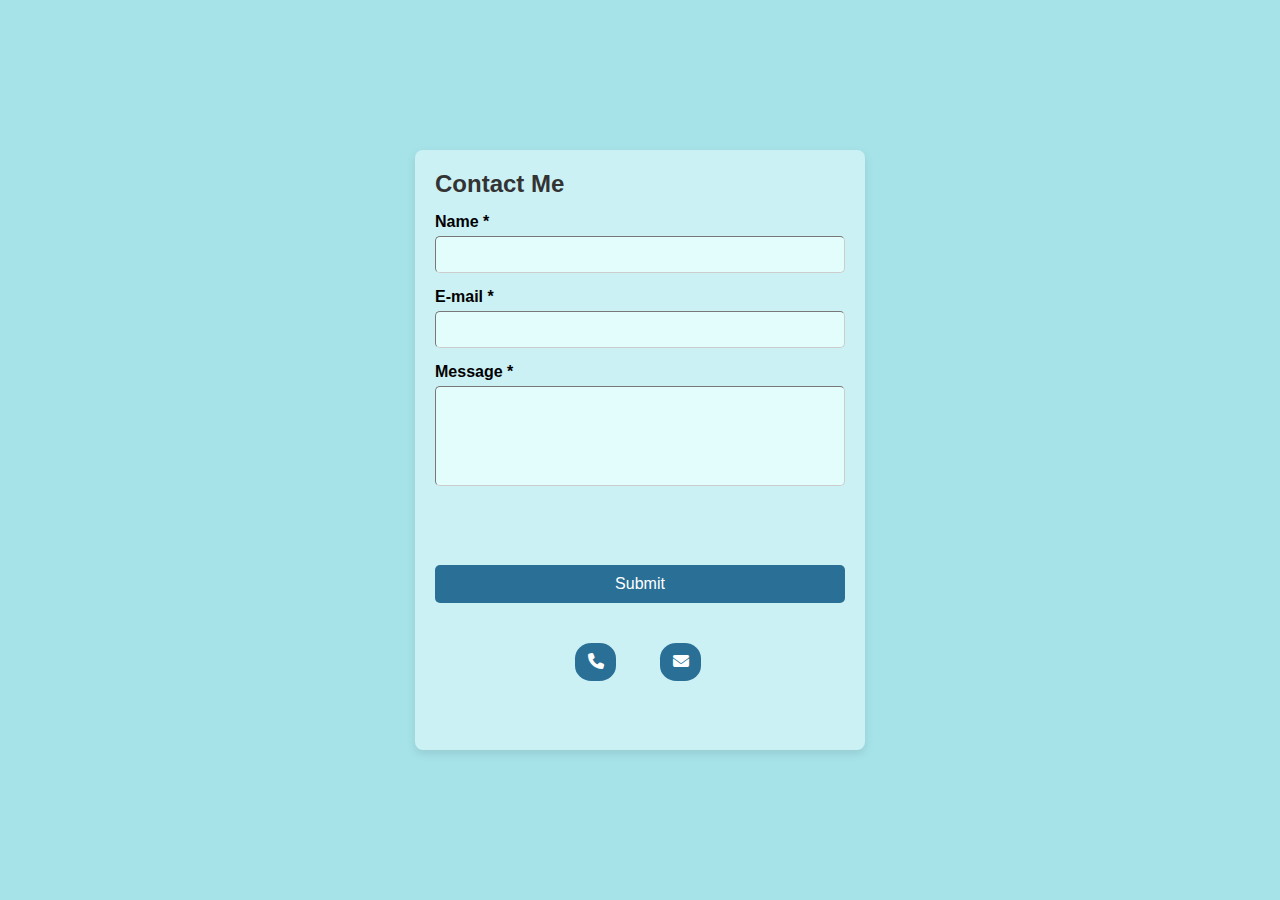
<file: contactme.html>
<!DOCTYPE html>
<html lang="en">
<head>
    <meta charset="UTF-8">
    <meta name="viewport" content="width=device-width, initial-scale=1.0">
    <link rel="stylesheet" href="https://cdnjs.cloudflare.com/ajax/libs/font-awesome/6.5.2/css/all.min.css">
    <title>Contact Me</title>
    <style>
        * {
            margin: 0;
            padding: 0;
            box-sizing: border-box;
            font-family: Arial, sans-serif;
        }

        body {
            background-color: #A6E3E9;
            display: flex;
            justify-content: center;
            align-items: center;
            height: 100vh;
        }

        .envelope {
            position: relative;
            width: 450px;
            height: 600px;
            background: #CBF1F5;
            padding: 20px;
            border-radius: 8px;
            box-shadow: 0px 4px 10px rgba(0, 0, 0, 0.1);
            text-align: justify;
        }

        h2 {
            margin-bottom: 15px;
            color: #333;
        }

        .form-group {
            margin-bottom: 15px;
            text-align: left;
        }

        label {
            font-weight: bold;
        }

        input, textarea {
            background-color: #E3FDFD;
            width: 100%;
            padding: 10px;
            margin-top: 5px;
            border: 1px inset #ccc;
            border-radius: 5px;
        }

        textarea {
            resize: none;
            height: 100px;
        }

        button {
            background-color: #2a6f96;
            position: relative;
            bottom: -60px;
            color: white;
            padding: 10px;
            border: none;
            width: 100%;
            border-radius: 5px;
            cursor: pointer;
            font-size: 16px;
        }
        .icon{
            background-color: #2a6f96;
            position: relative;
            bottom: -100px;
            color: white;
            padding: 10px;
            border: none;
            width: 10%;
            border-radius: 40%;
            cursor: pointer;
        }

        button:hover {
            background-color: #1f5372;
        }
    </style>
</head>
<body>

    <div class="envelope">
        <h2>Contact Me</h2>
        <form action="#" method="post">
            <div class="form-group">
                <label for="name">Name *</label>
                <input type="text" id="name" name="name" required>
            </div>
            
            <div class="form-group">
                <label for="email">E-mail *</label>
                <input type="email" id="email" name="email" required>
            </div>
            
            <div class="form-group">
                <label for="message">Message *</label>
                <textarea id="message" name="message" required></textarea>
            </div>

            <button type="submit">Submit</button>
        </form>
        <p style="display: none;" id="PhoneNumber">+91 8921371486</p>
        <p style="display: none;" id="MailId">dheerajpv@gmail.com</p>
        <button class="icon" style="left: 140px;" onclick="copyText('PhoneNumber')"><i class="fas fa-phone"></i> </i></button>
        <button class="icon" style="right: -180px;" onclick="copyText('MailId')"><i class="fas fa-envelope"></i></button>
    </div>


</body>
<script>
function copyText(myText) {
  const text = document.getElementById(myText).innerText;
  navigator.clipboard.writeText(text)
    .then(() => {
      alert(myText+" copied to clippboard");
    })
    .catch(err => {
      console.error("Failed to copy: ", err);
    });
}
</script>
</html>
</file>
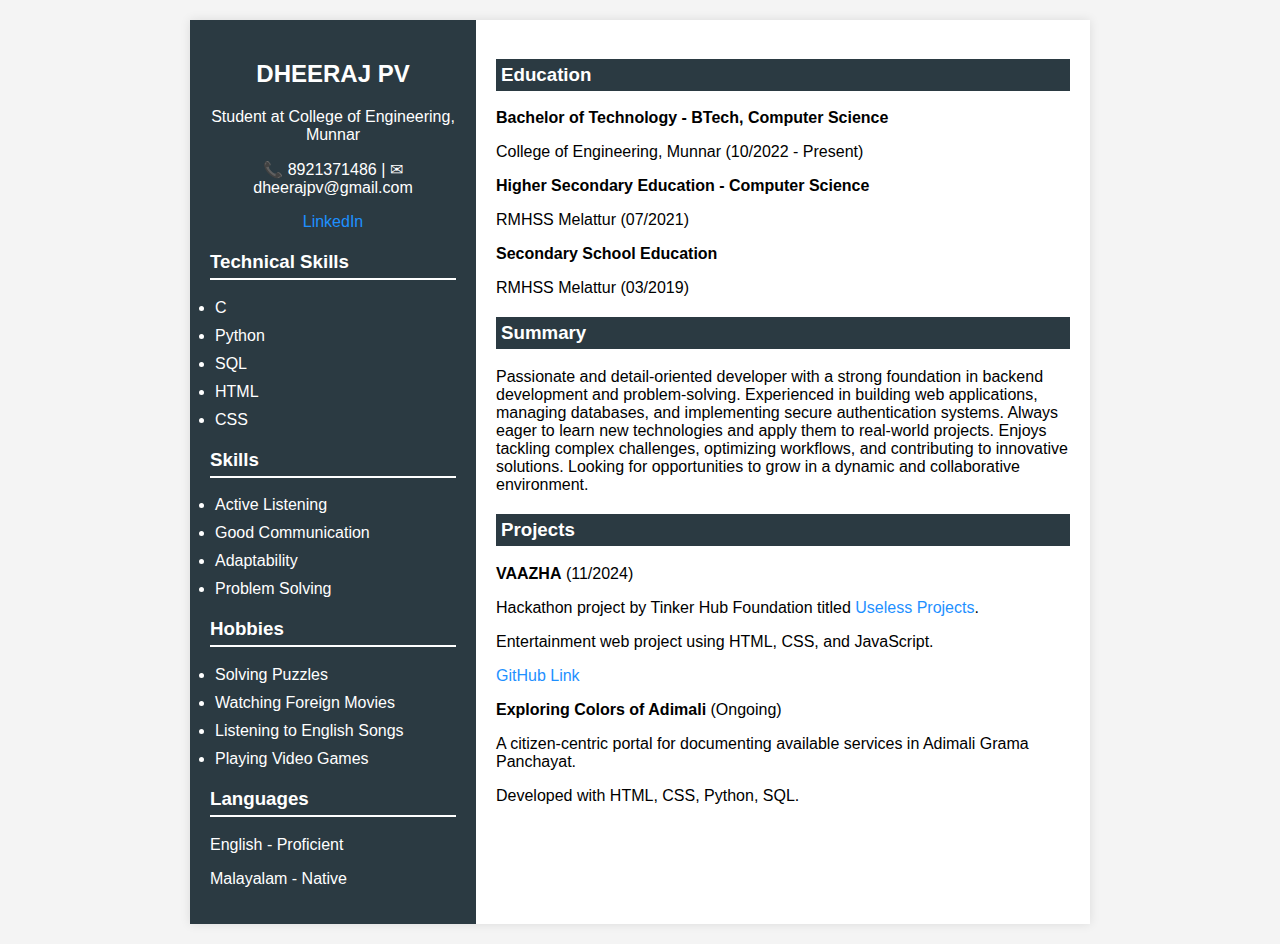
<file: resume.html>
<!DOCTYPE html>
<html lang="en">
<head>
    <meta charset="UTF-8">
    <meta name="viewport" content="width=device-width, initial-scale=1.0">
    <title>Dheeraj PV - Resume</title>
    <link rel="stylesheet" href="resume_style.css">
</head>
<body>
    <div class="container">
        <div class="left-section">
            <div class="profile">
                <h2>DHEERAJ PV</h2>
                <p>Student at College of Engineering, Munnar</p>
                <p>📞 8921371486 | ✉ dheerajpv@gmail.com</p>
                <p><a href="https://www.linkedin.com/in/dheeraj-pv-8571432567">LinkedIn</a></p>
            </div>
            <div class="sidebar-section">
                <h3>Technical Skills</h3>
                <ul>
                    <li>C</li>
                    <li>Python</li>
                    <li>SQL</li>
                    <li>HTML</li>
                    <li>CSS</li>
                </ul>
            </div>
            <div class="sidebar-section">
                <h3>Skills</h3>
                <ul>
                    <li>Active Listening</li>
                    <li>Good Communication</li>
                    <li>Adaptability</li>
                    <li>Problem Solving</li>
                </ul>
            </div>
            <div class="sidebar-section">
                <h3>Hobbies</h3>
                <ul>
                    <li>Solving Puzzles</li>
                    <li>Watching Foreign Movies</li>
                    <li>Listening to English Songs</li>
                    <li>Playing Video Games</li>
                </ul>
            </div>
            <div class="sidebar-section">
                <h3>Languages</h3>
                <p>English - Proficient</p>
                <p>Malayalam - Native</p>
            </div>
        </div>
        
        <div class="right-section">
            <div class="section">
                <h3>Education</h3>
                <p><strong>Bachelor of Technology - BTech, Computer Science</strong></p>
                <p>College of Engineering, Munnar (10/2022 - Present) </p>
                <p><strong>Higher Secondary Education - Computer Science</strong></p>
                <p>RMHSS Melattur (07/2021) </p>
                <p><strong>Secondary School Education</strong></p>
                <p>RMHSS Melattur (03/2019)</p>
            </div>

            <div class="section">
                <h3>Summary</h3>
                <p>Passionate and detail-oriented developer with a strong foundation in backend development and problem-solving. Experienced in building web applications, managing databases, and implementing secure authentication systems. Always eager to learn new technologies and apply them to real-world projects. Enjoys tackling complex challenges, optimizing workflows, and contributing to innovative solutions. Looking for opportunities to grow in a dynamic and collaborative environment.</p>
            </div>

            <div class="section">
                <h3>Projects</h3>
                <p><strong>VAAZHA</strong> (11/2024)</p>
                <p>Hackathon project by Tinker Hub Foundation titled <a href="#">Useless Projects</a>.</p>
                <p>Entertainment web project using HTML, CSS, and JavaScript.</p>
                <p><a href="https://github.com/adarshkb/Useless_Project">GitHub Link</a></p>

                <p><strong>Exploring Colors of Adimali</strong> (Ongoing)</p>
                <p>A citizen-centric portal for documenting available services in Adimali Grama Panchayat.</p>
                <p>Developed with HTML, CSS, Python, SQL.</p>
            </div>
        </div>
    </div>
</body>
</html>
</file>
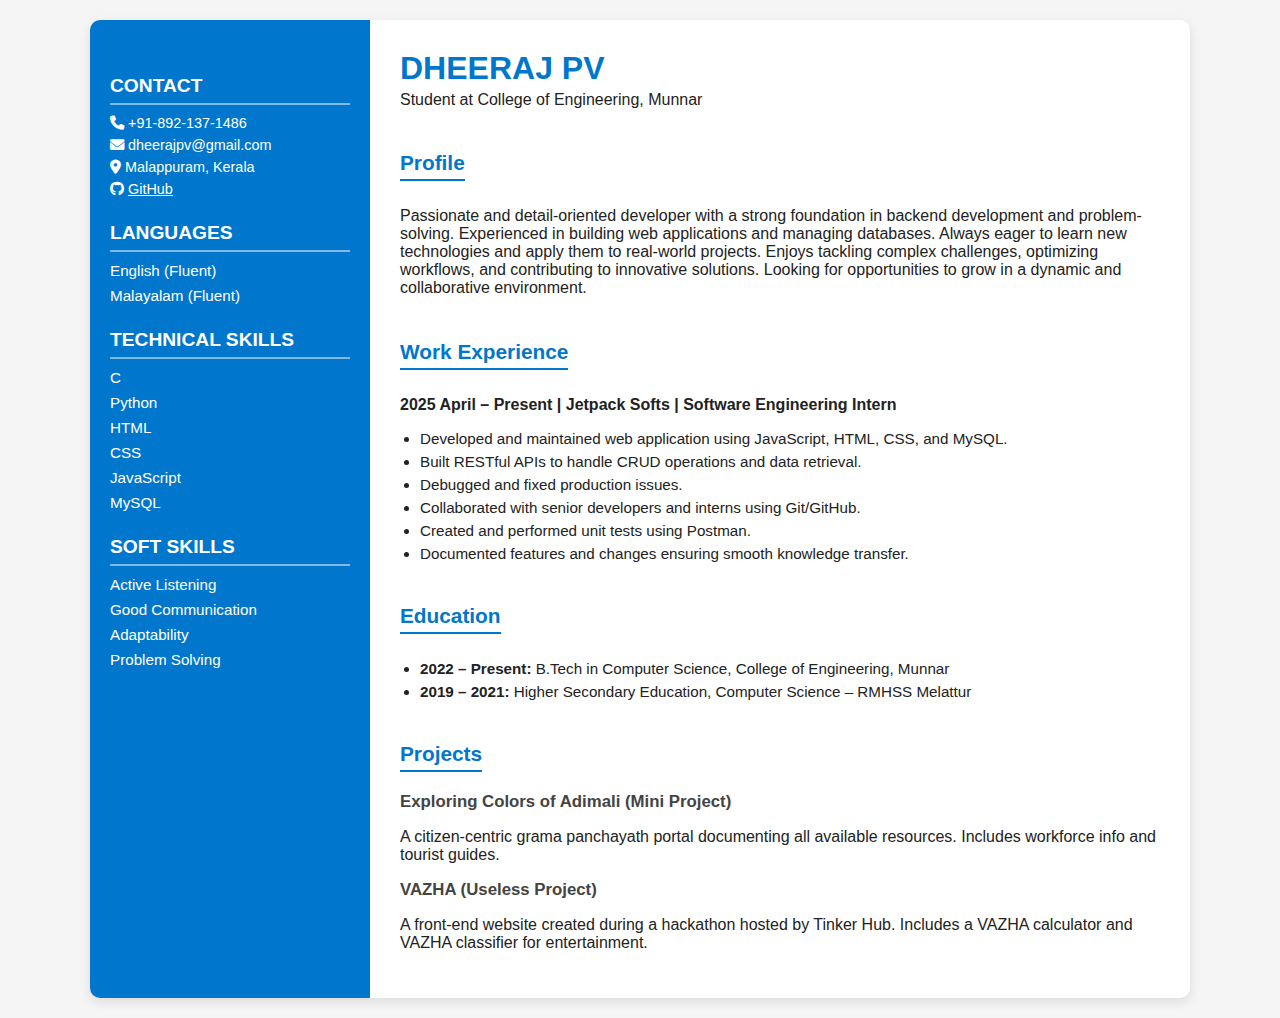
<file: resume2.html>
<!DOCTYPE html>
<html lang="en">
    <link rel="stylesheet" href="https://cdnjs.cloudflare.com/ajax/libs/font-awesome/6.5.2/css/all.min.css">
<head>
  <meta charset="UTF-8">
  <meta name="viewport" content="width=device-width, initial-scale=1.0">
  <title>Dheeraj PV - Resume</title>
  <style>
    body {
      margin: 0;
      font-family: Arial, sans-serif;
      background: #f5f5f5;
      color: #222;
    }
    .resume {
      display: grid;
      grid-template-columns: 280px 1fr;
      max-width: 1100px;
      margin: 20px auto;
      background: #fff;
      box-shadow: 0 4px 12px rgba(0,0,0,0.1);
      border-radius: 10px;
      overflow: hidden;
    }
    .sidebar {
      background: #0077cc;
      color: #fff;
      padding: 30px 20px;
    }
    .sidebar h2 {
      font-size: 1.2rem;
      border-bottom: 2px solid rgba(255,255,255,0.5);
      padding-bottom: 6px;
      margin-top: 25px;
      margin-bottom: 10px;
    }
    .sidebar ul {
      list-style: none;
      padding: 0;
      margin: 0;
    }
    .sidebar ul li {
      margin-bottom: 8px;
      font-size: 0.95rem;
    }
    .sidebar .contact p {
      margin: 6px 0;
      font-size: 0.9rem;
    }
    .sidebar a {
      color: #fff;
      text-decoration: underline;
    }
    .main {
      padding: 30px;
    }
    .main header h1 {
      margin: 0;
      font-size: 2rem;
      color: #0077cc;
    }
    .main header p {
      margin: 4px 0;
      font-size: 1rem;
    }
    .section {
      margin-top: 25px;
    }
    .section h2 {
      font-size: 1.3rem;
      color: #0077cc;
      margin-bottom: 10px;
      border-bottom: 2px solid #0077cc;
      display: inline-block;
      padding-bottom: 4px;
    }
    .section ul {
      padding-left: 20px;
    }
    .section ul li {
      margin-bottom: 6px;
      font-size: 0.95rem;
    }
    .projects h3 {
      margin: 10px 0 4px;
      font-size: 1.05rem;
      color: #444;
    }
  </style>
</head>
<body>
  <div class="resume">
    <!-- Sidebar -->
    <aside class="sidebar">
      <div class="contact">
        <h2>CONTACT</h2>
        <p><i class="fas fa-phone"></i>  +91-892-137-1486</p>
        <p><i class="fas fa-envelope"></i>  dheerajpv@gmail.com</p>
        <p><i class="fas fa-map-marker-alt"></i>    Malappuram, Kerala</p>
        <p><i class="fab fa-github"></i> <a href="https://github.com/Dheeraj-pv" target="_blank">   GitHub</a></p>
      </div>

      <div class="languages">
        <h2>LANGUAGES</h2>
        <ul>
          <li>English (Fluent)</li>
          <li>Malayalam (Fluent)</li>
        </ul>
      </div>

      <div class="skills">
        <h2>TECHNICAL SKILLS</h2>
        <ul>
          <li>C</li>
          <li>Python</li>
          <li>HTML</li>
          <li>CSS</li>
          <li>JavaScript</li>
          <li>MySQL</li>
        </ul>
      </div>

      <div class="soft-skills">
        <h2>SOFT SKILLS</h2>
        <ul>
          <li>Active Listening</li>
          <li>Good Communication</li>
          <li>Adaptability</li>
          <li>Problem Solving</li>
        </ul>
      </div>
    </aside>

    <!-- Main Content -->
    <main class="main">
      <header>
        <h1>DHEERAJ PV</h1>
        <p>Student at College of Engineering, Munnar</p>
      </header>

      <section class="section">
        <h2>Profile</h2>
        <p>Passionate and detail-oriented developer with a strong foundation in backend development and problem-solving.
          Experienced in building web applications and managing databases. Always eager to learn new technologies and apply
          them to real-world projects. Enjoys tackling complex challenges, optimizing workflows, and contributing to innovative
          solutions. Looking for opportunities to grow in a dynamic and collaborative environment.</p>
      </section>

      <section class="section">
        <h2>Work Experience</h2>
        <p><strong>2025 April – Present | Jetpack Softs | Software Engineering Intern</strong></p>
        <ul>
          <li>Developed and maintained web application using JavaScript, HTML, CSS, and MySQL.</li>
          <li>Built RESTful APIs to handle CRUD operations and data retrieval.</li>
          <li>Debugged and fixed production issues.</li>
          <li>Collaborated with senior developers and interns using Git/GitHub.</li>
          <li>Created and performed unit tests using Postman.</li>
          <li>Documented features and changes ensuring smooth knowledge transfer.</li>
        </ul>
      </section>

      <section class="section">
        <h2>Education</h2>
        <ul>
          <li><strong>2022 – Present:</strong> B.Tech in Computer Science, College of Engineering, Munnar</li>
          <li><strong>2019 – 2021:</strong> Higher Secondary Education, Computer Science – RMHSS Melattur</li>
        </ul>
      </section>

      <section class="section">
        <h2>Projects</h2>
        <div class="projects">
          <h3>Exploring Colors of Adimali (Mini Project)</h3>
          <p>A citizen-centric grama panchayath portal documenting all available resources. Includes workforce info and
            tourist guides.</p>
        </div>
        <div class="projects">
          <h3>VAZHA (Useless Project)</h3>
          <p>A front-end website created during a hackathon hosted by Tinker Hub. Includes a VAZHA calculator and VAZHA
            classifier for entertainment.</p>
        </div>
      </section>
    </main>
  </div>
</body>
</html>
</file>
<file: resume_style.css>
body {
    font-family: Arial, sans-serif;
    background-color: #f4f4f4;
    margin: 0;
    padding: 0;
}

.container {
    display: flex;
    max-width: 900px;
    margin: 20px auto;
    background: white;
    box-shadow: 0px 0px 10px rgba(0, 0, 0, 0.1);
}

.left-section {
    width: 30%;
    background: #2b3a42;
    color: white;
    padding: 20px;
    text-align: center;
}

.left-section img {
    width: 100px;
    border-radius: 50%;
    margin-bottom: 10px;
}

.sidebar-section {
    margin-top: 20px;
    text-align: left;
}

.sidebar-section h3 {
    border-bottom: 2px solid white;
    padding-bottom: 5px;
}

.sidebar-section ul {
    list-style: none;
    padding: 0;
}

.sidebar-section ul li {
    margin: 10px 5px;
    list-style:disc;
}

.right-section {
    width: 70%;
    padding: 20px;
}

.section {
    margin-bottom: 20px;
}

.section h3 {
    background: #2b3a42;
    color: white;
    padding: 5px;
}

a {
    color: #1e90ff;
    text-decoration: none;
}
</file>
